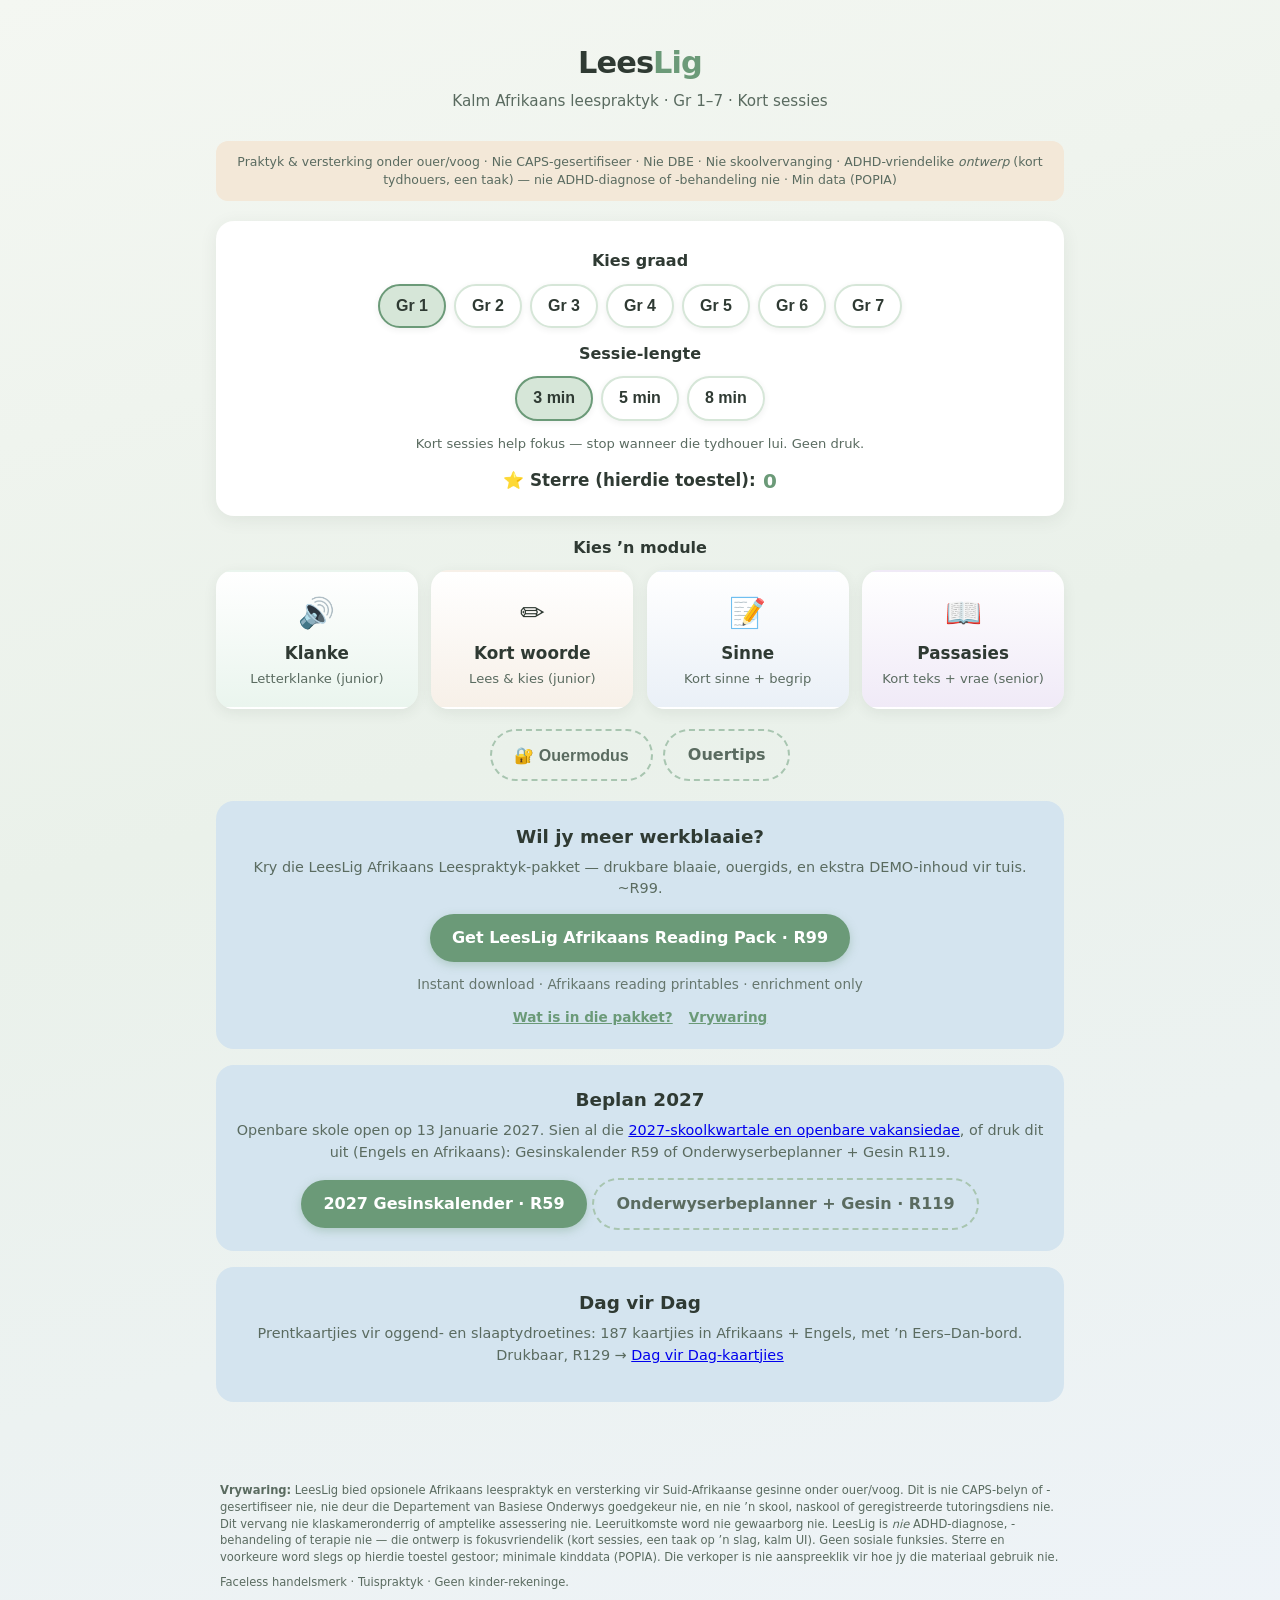
<file: index.html>
<!DOCTYPE html>
<html lang="af">
<head>
  <meta charset="UTF-8" />
  <meta name="viewport" content="width=device-width, initial-scale=1" />
  <title>LeesLig — Afrikaans Leespraktyk (Gr 1–7) | SA</title>
  <meta name="description" content="Kalm, fokusvriendelike Afrikaans leespraktyk vir Suid-Afrikaanse kinders Gr 1–7. Kort sessies. Versterking onder ouer/voog — nie CAPS, nie ADHD-behandeling." />
  <link rel="stylesheet" href="css/styles.css" />
</head>
<body>
  <div class="wrap">
    <header class="site">
      <div class="logo">Lees<span>Lig</span></div>
      <p class="tagline">Kalm Afrikaans leespraktyk · Gr 1–7 · Kort sessies</p>
    </header>

    <div class="disclaimer-bar" role="note">
      Praktyk &amp; versterking onder ouer/voog · Nie CAPS-gesertifiseer · Nie DBE · Nie skoolvervanging ·
      ADHD-vriendelike <em>ontwerp</em> (kort tydhouers, een taak) — nie ADHD-diagnose of -behandeling nie · Min data (POPIA)
    </div>

    <!-- HOME -->
    <div id="home-view">
      <section class="setup-card">
        <h2 class="section-title">Kies graad</h2>
        <div class="grade-picker" id="grade-picker" role="group" aria-label="Graad">
          <button type="button" class="grade-btn active" data-grade="1">Gr 1</button>
          <button type="button" class="grade-btn" data-grade="2">Gr 2</button>
          <button type="button" class="grade-btn" data-grade="3">Gr 3</button>
          <button type="button" class="grade-btn" data-grade="4">Gr 4</button>
          <button type="button" class="grade-btn" data-grade="5">Gr 5</button>
          <button type="button" class="grade-btn" data-grade="6">Gr 6</button>
          <button type="button" class="grade-btn" data-grade="7">Gr 7</button>
        </div>

        <h2 class="section-title">Sessie-lengte</h2>
        <div class="session-picker" id="session-picker" role="group" aria-label="Sessie">
          <button type="button" class="session-btn active" data-mins="3">3 min</button>
          <button type="button" class="session-btn" data-mins="5">5 min</button>
          <button type="button" class="session-btn" data-mins="8">8 min</button>
        </div>
        <p class="hint">Kort sessies help fokus — stop wanneer die tydhouer lui. Geen druk.</p>

        <div class="stars-bar">
          <span>⭐ Sterre (hierdie toestel):</span>
          <span class="count" id="star-count">0</span>
        </div>
      </section>

      <h2 class="section-title">Kies ’n module</h2>
      <div class="modules" id="modules">
        <button type="button" class="mod-card sounds" data-module="sounds" id="mod-sounds">
          <span class="emoji" aria-hidden="true">🔊</span>
          <h3>Klanke</h3>
          <p>Letterklanke (junior)</p>
        </button>
        <button type="button" class="mod-card words" data-module="words" id="mod-words">
          <span class="emoji" aria-hidden="true">✏️</span>
          <h3>Kort woorde</h3>
          <p>Lees &amp; kies (junior)</p>
        </button>
        <button type="button" class="mod-card sentences" data-module="sentences" id="mod-sentences">
          <span class="emoji" aria-hidden="true">📝</span>
          <h3>Sinne</h3>
          <p>Kort sinne + begrip</p>
        </button>
        <button type="button" class="mod-card passages" data-module="passages" id="mod-passages">
          <span class="emoji" aria-hidden="true">📖</span>
          <h3>Passasies</h3>
          <p>Kort teks + vrae (senior)</p>
        </button>
      </div>

      <div class="parent-row">
        <button type="button" class="btn ghost" id="open-parent">🔐 Ouermodus</button>
        <a class="btn ghost" href="tips.html">Ouertips</a>
      </div>

      <div class="cta-box">
        <h2>Wil jy meer werkblaaie?</h2>
        <p>Kry die LeesLig Afrikaans Leespraktyk-pakket — drukbare blaaie, ouergids, en ekstra DEMO-inhoud vir tuis. ~R99.</p>
        <a class="btn" id="gumroad-cta" href="https://stofficial.gumroad.com/l/dlksm" target="_blank" rel="noopener">Get LeesLig Afrikaans Reading Pack · R99</a>
        <p style="margin:0.75rem 0 0;font-size:0.85rem;opacity:0.9">Instant download · Afrikaans reading printables · enrichment only</p>
        <div class="nav-links">
          <a href="https://stofficial.gumroad.com/l/dlksm" target="_blank" rel="noopener">Wat is in die pakket?</a>
          <a href="DISCLAIMER.md">Vrywaring</a>
        </div>
      </div>
      <div class="cta-box">
        <h2>Beplan 2027</h2>
        <p>Openbare skole open op 13 Januarie 2027. Sien al die <a href="https://esteprinsloo101-web.github.io/plain-desk/2027-calendar/">2027-skoolkwartale en openbare vakansiedae</a>, of druk dit uit (Engels en Afrikaans): Gesinskalender R59 of Onderwyserbeplanner + Gesin R119.</p>
        <a class="btn" href="https://stofficial.gumroad.com/l/sa-2027-calendar" target="_blank" rel="noopener">2027 Gesinskalender · R59</a>
        <a class="btn ghost" href="https://stofficial.gumroad.com/l/sa-2027-teacher-planner" target="_blank" rel="noopener">Onderwyserbeplanner + Gesin · R119</a>
      </div>
      <div class="cta-box">
        <h2>Dag vir Dag</h2>
        <p>Prentkaartjies vir oggend- en slaaptydroetines: 187 kaartjies in Afrikaans + Engels, met ’n Eers–Dan-bord. Drukbaar, R129 → <a href="https://stofficial.gumroad.com/l/axixhj" target="_blank" rel="noopener">Dag vir Dag-kaartjies</a></p>
      </div>
    </div>

    <!-- PRACTICE -->
    <div class="practice-view" id="practice-view" hidden>
      <div class="practice-top">
        <button type="button" class="back-btn" id="back-home">← Tuis</button>
        <div class="timer-wrap" id="timer-wrap">
          <span class="timer-label">Tydhouer</span>
          <span class="timer" id="timer-display">3:00</span>
          <button type="button" class="btn tiny secondary" id="timer-toggle">Pouse</button>
        </div>
      </div>
      <div class="practice-card" id="practice-card">
        <p class="module-label" id="module-label">Klanke</p>
        <p class="prompt-hint" id="prompt-hint">Lees hardop of in jou kop</p>
        <div class="prompt-area" id="prompt-area"></div>
        <div class="choices" id="choices"></div>
        <div class="feedback" id="feedback" aria-live="polite"></div>
        <div class="controls">
          <button type="button" class="btn secondary" id="next-item">Volgende</button>
        </div>
      </div>
      <p class="session-note" id="session-note"></p>
    </div>

    <!-- PARENT GATE MODAL -->
    <div class="modal" id="parent-modal" hidden>
      <div class="modal-card" role="dialog" aria-labelledby="parent-title">
        <h2 id="parent-title">Ouermodus</h2>
        <p>Tik die antwoord om instellings oop te maak (kinders kan nie per ongeluk verander nie).</p>
        <p class="gate-q">Hoeveel is <strong>3 + 4</strong>?</p>
        <input type="number" id="parent-answer" inputmode="numeric" autocomplete="off" aria-label="Antwoord" />
        <div class="modal-actions">
          <button type="button" class="btn secondary" id="parent-cancel">Kanselleer</button>
          <button type="button" class="btn" id="parent-unlock">Ontsluit</button>
        </div>
        <p class="gate-err" id="gate-err" hidden>Probeer weer.</p>
      </div>
    </div>

    <!-- PARENT SETTINGS -->
    <div class="modal" id="settings-modal" hidden>
      <div class="modal-card" role="dialog" aria-labelledby="settings-title">
        <h2 id="settings-title">Ouersinstellings</h2>
        <label class="check-row">
          <input type="checkbox" id="opt-timer" checked />
          Wys sagte tydhouer
        </label>
        <label class="check-row">
          <input type="checkbox" id="opt-sound" />
          Sagte “goed so”-klank (opsioneel; stil by verstek)
        </label>
        <label class="check-row">
          <input type="checkbox" id="opt-demo-badge" checked />
          Wys DEMO-etiket op oefeninge
        </label>
        <button type="button" class="btn secondary block" id="reset-stars">Stel sterre terug (hierdie toestel)</button>
        <p class="hint">Geen kinder-rekeninge. Sterre bly slegs op hierdie toestel (localStorage). Minimale data — POPIA-vriendelik.</p>
        <div class="modal-actions">
          <button type="button" class="btn" id="settings-close">Klaar</button>
        </div>
      </div>
    </div>

    <!-- SESSION DONE -->
    <div class="modal" id="done-modal" hidden>
      <div class="modal-card" role="dialog" aria-labelledby="done-title">
        <h2 id="done-title">Sessie klaar ⭐</h2>
        <p id="done-msg">Goed gewerk. Kort en kalm is genoeg vir vandag.</p>
        <div class="modal-actions">
          <button type="button" class="btn" id="done-home">Terug tuis</button>
        </div>
      </div>
    </div>
  </div>

  <footer class="site">
    <p><strong>Vrywaring:</strong> LeesLig bied opsionele Afrikaans leespraktyk en versterking vir Suid-Afrikaanse gesinne onder ouer/voog. Dit is nie CAPS-belyn of -gesertifiseer nie, nie deur die Departement van Basiese Onderwys goedgekeur nie, en nie ’n skool, naskool of geregistreerde tutoringsdiens nie. Dit vervang nie klaskameronderrig of amptelike assessering nie. Leeruitkomste word nie gewaarborg nie. LeesLig is <em>nie</em> ADHD-diagnose, -behandeling of terapie nie — die ontwerp is fokusvriendelik (kort sessies, een taak op ’n slag, kalm UI). Geen sosiale funksies. Sterre en voorkeure word slegs op hierdie toestel gestoor; minimale kinddata (POPIA). Die verkoper is nie aanspreeklik vir hoe jy die materiaal gebruik nie.</p>
    <p style="margin-top:0.5rem;">Faceless handelsmerk · Tuispraktyk · Geen kinder-rekeninge.</p>
  </footer>

  <script src="js/content.js"></script>
  <script src="js/app.js"></script>
</body>
</html>
</file>
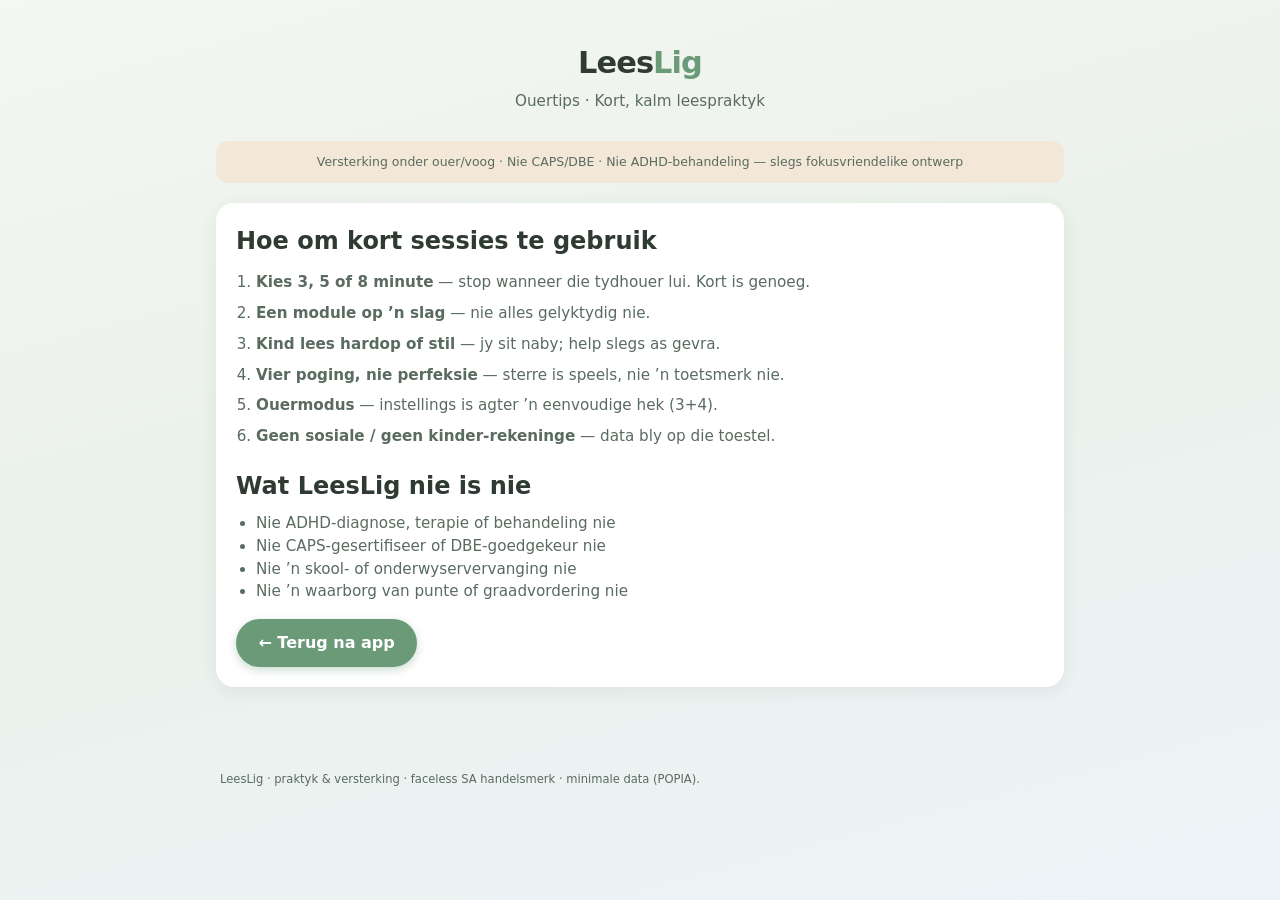
<file: tips.html>
<!DOCTYPE html>
<html lang="af">
<head>
  <meta charset="UTF-8" />
  <meta name="viewport" content="width=device-width, initial-scale=1" />
  <title>LeesLig — Ouertips (kort sessies)</title>
  <link rel="stylesheet" href="css/styles.css" />
</head>
<body>
  <div class="wrap">
    <header class="site">
      <div class="logo">Lees<span>Lig</span></div>
      <p class="tagline">Ouertips · Kort, kalm leespraktyk</p>
    </header>
    <div class="disclaimer-bar">
      Versterking onder ouer/voog · Nie CAPS/DBE · Nie ADHD-behandeling — slegs fokusvriendelike ontwerp
    </div>
    <div class="setup-card" style="text-align:left">
      <h2 style="margin-bottom:0.75rem">Hoe om kort sessies te gebruik</h2>
      <ol style="padding-left:1.25rem; color:var(--ink-soft); font-size:0.95rem">
        <li style="margin-bottom:0.5rem"><strong>Kies 3, 5 of 8 minute</strong> — stop wanneer die tydhouer lui. Kort is genoeg.</li>
        <li style="margin-bottom:0.5rem"><strong>Een module op ’n slag</strong> — nie alles gelyktydig nie.</li>
        <li style="margin-bottom:0.5rem"><strong>Kind lees hardop of stil</strong> — jy sit naby; help slegs as gevra.</li>
        <li style="margin-bottom:0.5rem"><strong>Vier poging, nie perfeksie</strong> — sterre is speels, nie ’n toetsmerk nie.</li>
        <li style="margin-bottom:0.5rem"><strong>Ouermodus</strong> — instellings is agter ’n eenvoudige hek (3+4).</li>
        <li style="margin-bottom:0.5rem"><strong>Geen sosiale / geen kinder-rekeninge</strong> — data bly op die toestel.</li>
      </ol>
      <h2 style="margin:1.25rem 0 0.5rem">Wat LeesLig nie is nie</h2>
      <ul style="padding-left:1.25rem; color:var(--ink-soft); font-size:0.95rem">
        <li>Nie ADHD-diagnose, terapie of behandeling nie</li>
        <li>Nie CAPS-gesertifiseer of DBE-goedgekeur nie</li>
        <li>Nie ’n skool- of onderwyservervanging nie</li>
        <li>Nie ’n waarborg van punte of graadvordering nie</li>
      </ul>
      <p style="margin-top:1rem"><a class="btn" href="index.html">← Terug na app</a></p>
    </div>
  </div>
  <footer class="site">
    <p>LeesLig · praktyk &amp; versterking · faceless SA handelsmerk · minimale data (POPIA).</p>
  </footer>
</body>
</html>
</file>
<file: css/styles.css>
:root {
  --bg: #F4F7F2;
  --bg2: #EAF1EA;
  --card: #FFFFFF;
  --ink: #2F3A33;
  --ink-soft: #5A6B60;
  --mint: #A8C5B0;
  --mint-deep: #6B9A78;
  --sage: #D6E6D8;
  --sand: #F3E8D8;
  --sky: #D4E4EF;
  --lavender: #E4DDF0;
  --coral: #E8A090;
  --star: #E6C35C;
  --shadow: rgba(47, 58, 51, 0.08);
  --radius: 18px;
  --font: "Segoe UI", system-ui, -apple-system, "Noto Sans", sans-serif;
}

* { box-sizing: border-box; margin: 0; padding: 0; }

body {
  font-family: var(--font);
  background: linear-gradient(165deg, var(--bg) 0%, var(--bg2) 45%, #EEF3F8 100%);
  color: var(--ink);
  min-height: 100vh;
  line-height: 1.5;
}

.wrap {
  max-width: 880px;
  margin: 0 auto;
  padding: 1.25rem 1rem 3rem;
}

header.site { text-align: center; padding: 1.25rem 0 0.75rem; }

.logo {
  font-size: 1.9rem;
  font-weight: 800;
  letter-spacing: -0.03em;
  color: var(--ink);
}
.logo span { color: var(--mint-deep); }

.tagline {
  color: var(--ink-soft);
  font-size: 0.95rem;
  margin-top: 0.3rem;
}

.disclaimer-bar {
  background: var(--sand);
  border-radius: 12px;
  padding: 0.75rem 1rem;
  font-size: 0.78rem;
  color: var(--ink-soft);
  margin: 1rem 0 1.25rem;
  text-align: center;
  line-height: 1.45;
}

.setup-card {
  background: var(--card);
  border-radius: var(--radius);
  padding: 1.25rem;
  box-shadow: 0 4px 18px var(--shadow);
  margin-bottom: 1.25rem;
}

.section-title {
  font-size: 1rem;
  font-weight: 700;
  margin: 0.5rem 0 0.65rem;
  text-align: center;
  color: var(--ink);
}

.grade-picker, .session-picker {
  display: flex;
  flex-wrap: wrap;
  gap: 0.5rem;
  justify-content: center;
  margin-bottom: 0.85rem;
}

.grade-btn, .session-btn {
  background: var(--card);
  border: 2px solid var(--sage);
  border-radius: 999px;
  padding: 0.7rem 1rem;
  min-width: 3.4rem;
  font-size: 1rem;
  font-weight: 700;
  color: var(--ink);
  cursor: pointer;
  box-shadow: 0 2px 6px var(--shadow);
  transition: border-color 0.15s, background 0.15s, transform 0.12s;
}
.grade-btn:hover, .session-btn:hover { transform: translateY(-1px); }
.grade-btn.active, .session-btn.active {
  border-color: var(--mint-deep);
  background: var(--sage);
}

.hint {
  text-align: center;
  font-size: 0.82rem;
  color: var(--ink-soft);
  margin: 0.35rem 0 0.75rem;
}

.stars-bar {
  display: flex;
  align-items: center;
  justify-content: center;
  gap: 0.45rem;
  font-size: 1.05rem;
  font-weight: 700;
  margin-top: 0.5rem;
}
.stars-bar .count { color: var(--mint-deep); font-size: 1.25rem; }

.modules {
  display: grid;
  grid-template-columns: repeat(auto-fit, minmax(160px, 1fr));
  gap: 0.85rem;
  margin-bottom: 1.25rem;
}

.mod-card {
  background: var(--card);
  border: 2px solid transparent;
  border-radius: var(--radius);
  padding: 1.15rem 0.9rem;
  text-align: center;
  cursor: pointer;
  box-shadow: 0 4px 14px var(--shadow);
  transition: transform 0.12s, border-color 0.15s;
  font: inherit;
  color: inherit;
}
.mod-card:hover { transform: translateY(-2px); border-color: var(--mint); }
.mod-card:focus-visible { outline: 3px solid var(--mint-deep); outline-offset: 2px; }
.mod-card .emoji { font-size: 1.85rem; display: block; margin-bottom: 0.35rem; }
.mod-card h3 { font-size: 1.05rem; margin-bottom: 0.2rem; }
.mod-card p { font-size: 0.82rem; color: var(--ink-soft); }
.mod-card.sounds { background: linear-gradient(180deg, #fff, #EAF5EE); }
.mod-card.words { background: linear-gradient(180deg, #fff, #F7F0E8); }
.mod-card.sentences { background: linear-gradient(180deg, #fff, #EAF0F7); }
.mod-card.passages { background: linear-gradient(180deg, #fff, #F0EAF7); }
.mod-card.disabled {
  opacity: 0.55;
  cursor: not-allowed;
  transform: none;
}

.parent-row {
  display: flex;
  gap: 0.65rem;
  justify-content: center;
  flex-wrap: wrap;
  margin-bottom: 1.25rem;
}

.cta-box {
  background: var(--sky);
  border-radius: var(--radius);
  padding: 1.35rem 1.2rem;
  text-align: center;
  margin-bottom: 1rem;
}
.cta-box h2 { font-size: 1.15rem; margin-bottom: 0.4rem; }
.cta-box p { font-size: 0.9rem; color: var(--ink-soft); margin-bottom: 0.9rem; }
.nav-links { margin-top: 0.75rem; display: flex; gap: 1rem; justify-content: center; flex-wrap: wrap; }
.nav-links a { color: var(--mint-deep); font-size: 0.85rem; font-weight: 600; }

.btn {
  display: inline-block;
  background: var(--mint-deep);
  color: #fff;
  border: none;
  border-radius: 999px;
  padding: 0.75rem 1.4rem;
  font-size: 1rem;
  font-weight: 700;
  cursor: pointer;
  text-decoration: none;
  box-shadow: 0 3px 10px rgba(107, 154, 120, 0.35);
  transition: filter 0.15s, transform 0.12s;
}
.btn:hover { filter: brightness(1.05); transform: translateY(-1px); }
.btn:focus-visible { outline: 3px solid var(--ink); outline-offset: 2px; }
.btn.secondary { background: var(--card); color: var(--ink); border: 2px solid var(--sage); box-shadow: none; }
.btn.ghost { background: transparent; color: var(--ink-soft); border: 2px dashed var(--mint); box-shadow: none; }
.btn.tiny { padding: 0.35rem 0.7rem; font-size: 0.8rem; }
.btn.block { display: block; width: 100%; margin: 0.75rem 0; }

/* Practice */
.practice-view[hidden] { display: none !important; }
.practice-view:not([hidden]) { display: block; }

.practice-top {
  display: flex;
  justify-content: space-between;
  align-items: center;
  gap: 0.75rem;
  margin-bottom: 0.85rem;
  flex-wrap: wrap;
}

.back-btn {
  background: var(--card);
  border: 2px solid var(--sage);
  border-radius: 999px;
  padding: 0.5rem 0.95rem;
  font-weight: 700;
  cursor: pointer;
  color: var(--ink);
}

.timer-wrap {
  display: flex;
  align-items: center;
  gap: 0.5rem;
  background: var(--card);
  border-radius: 999px;
  padding: 0.35rem 0.65rem 0.35rem 0.9rem;
  box-shadow: 0 2px 8px var(--shadow);
}
.timer-label { font-size: 0.75rem; color: var(--ink-soft); }
.timer { font-weight: 800; font-variant-numeric: tabular-nums; min-width: 3rem; }
.timer.warn { color: #B85C3A; }

.practice-card {
  background: var(--card);
  border-radius: var(--radius);
  padding: 1.5rem 1.2rem;
  box-shadow: 0 6px 22px var(--shadow);
  text-align: center;
  min-height: 280px;
}

.module-label {
  font-size: 0.8rem;
  font-weight: 700;
  text-transform: uppercase;
  letter-spacing: 0.06em;
  color: var(--mint-deep);
  margin-bottom: 0.35rem;
}

.prompt-hint { color: var(--ink-soft); font-size: 0.9rem; margin-bottom: 0.85rem; }

.prompt-area {
  font-size: 2rem;
  font-weight: 800;
  margin: 0.5rem 0 1.1rem;
  line-height: 1.35;
  word-break: break-word;
}
.prompt-area.passage {
  font-size: 1.15rem;
  font-weight: 600;
  text-align: left;
  background: var(--bg);
  border-radius: 14px;
  padding: 1rem;
  max-width: 36rem;
  margin-left: auto;
  margin-right: auto;
}
.prompt-area .demo-badge {
  display: inline-block;
  font-size: 0.65rem;
  font-weight: 800;
  background: var(--sand);
  color: var(--ink-soft);
  border-radius: 6px;
  padding: 0.15rem 0.45rem;
  margin-bottom: 0.5rem;
  letter-spacing: 0.04em;
}
.prompt-area .sound-big { font-size: 3.2rem; letter-spacing: 0.08em; }
.prompt-area .word-big { font-size: 2.6rem; }
.prompt-area .q { margin-top: 0.85rem; font-size: 1.1rem; font-weight: 700; color: var(--ink); }

.choices {
  display: flex;
  flex-wrap: wrap;
  gap: 0.65rem;
  justify-content: center;
  margin-bottom: 0.85rem;
}

.choice-btn {
  background: var(--sage);
  border: 2px solid transparent;
  border-radius: 14px;
  padding: 0.85rem 1.2rem;
  font-size: 1.15rem;
  font-weight: 700;
  cursor: pointer;
  color: var(--ink);
  min-width: 5.5rem;
  transition: background 0.12s, border-color 0.12s;
}
.choice-btn:hover { border-color: var(--mint-deep); }
.choice-btn.correct { background: #C5E6C8; border-color: var(--mint-deep); }
.choice-btn.wrong { background: #F5D5CE; border-color: var(--coral); }
.choice-btn:disabled { cursor: default; opacity: 0.95; }

.feedback {
  min-height: 1.5rem;
  font-weight: 700;
  margin-bottom: 0.75rem;
}
.feedback.ok { color: var(--mint-deep); }
.feedback.no { color: #A85A45; }

.controls { margin-top: 0.25rem; }
.session-note {
  text-align: center;
  font-size: 0.82rem;
  color: var(--ink-soft);
  margin-top: 0.85rem;
}

/* Modals */
.modal[hidden] { display: none !important; }
.modal {
  position: fixed;
  inset: 0;
  background: rgba(47, 58, 51, 0.45);
  display: flex;
  align-items: center;
  justify-content: center;
  padding: 1rem;
  z-index: 50;
}
.modal-card {
  background: var(--card);
  border-radius: var(--radius);
  padding: 1.5rem;
  max-width: 400px;
  width: 100%;
  box-shadow: 0 12px 40px rgba(0,0,0,0.18);
}
.modal-card h2 { margin-bottom: 0.5rem; font-size: 1.25rem; }
.modal-card p { font-size: 0.9rem; color: var(--ink-soft); margin-bottom: 0.75rem; }
.gate-q { font-size: 1.1rem !important; color: var(--ink) !important; }
.modal-card input[type="number"] {
  width: 100%;
  padding: 0.7rem;
  font-size: 1.2rem;
  border: 2px solid var(--sage);
  border-radius: 12px;
  margin-bottom: 0.75rem;
}
.modal-actions { display: flex; gap: 0.5rem; justify-content: flex-end; flex-wrap: wrap; }
.gate-err { color: #A85A45; font-weight: 700; }
.check-row {
  display: flex;
  align-items: center;
  gap: 0.55rem;
  margin: 0.55rem 0;
  font-size: 0.95rem;
  cursor: pointer;
}

footer.site {
  max-width: 880px;
  margin: 0 auto;
  padding: 1rem 1.25rem 2.5rem;
  font-size: 0.72rem;
  color: var(--ink-soft);
  line-height: 1.45;
}

@media (max-width: 520px) {
  .prompt-area { font-size: 1.55rem; }
  .prompt-area .sound-big { font-size: 2.4rem; }
  .prompt-area .word-big { font-size: 2rem; }
  .choice-btn { width: 100%; }
}
</file>
